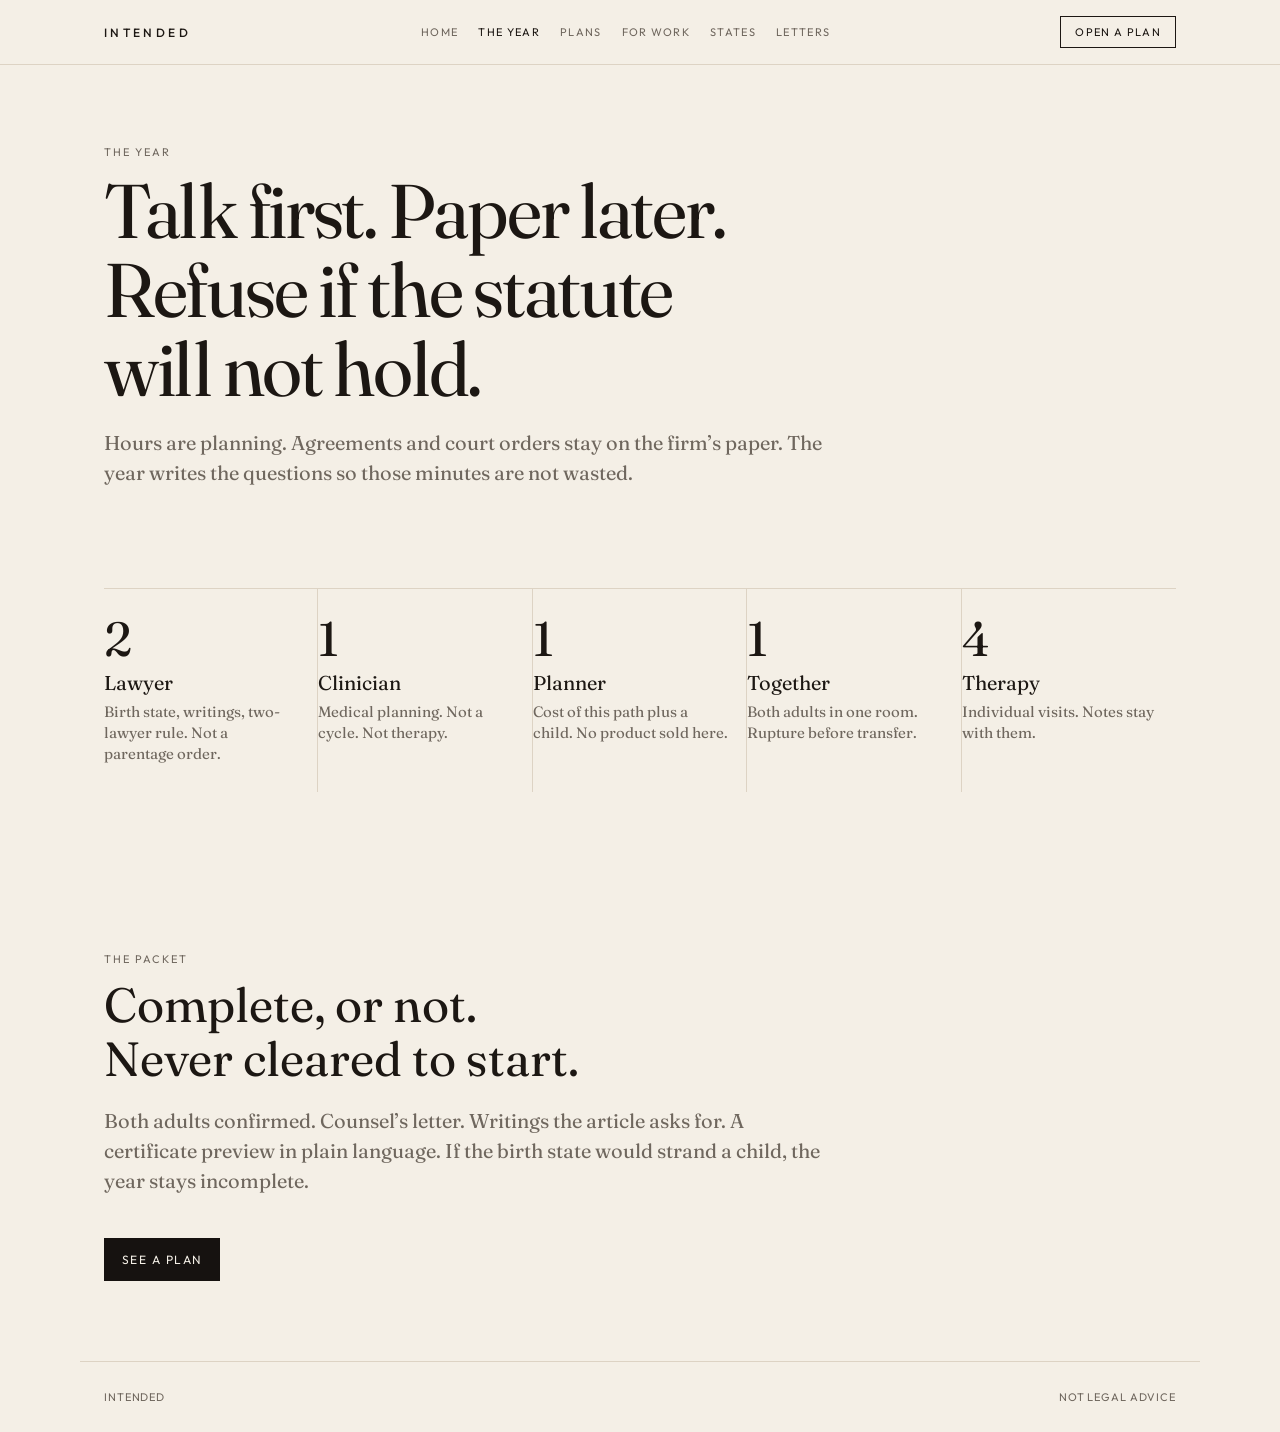
<file: year.html>
<!DOCTYPE html>
<html lang="en"><head>
<meta charset="utf-8"/><meta name="viewport" content="width=device-width, initial-scale=1"/>
<title>The year — Intended</title>
<link rel="preconnect" href="https://fonts.googleapis.com"/>
<link href="https://fonts.googleapis.com/css2?family=Fraunces:opsz,wght@9..144,400;9..144,500&family=Outfit:wght@400;500&display=swap" rel="stylesheet"/>
<link rel="stylesheet" href="styles.css"/>
</head><body>
<header class="bar"><div class="bar-in">
  <a class="brand" href="index.html">Intended</a>
  <nav class="links">
    <a href="index.html">Home</a>
    <a class="on" href="year.html">The year</a>
    <a href="plans.html">Plans</a>
    <a href="work.html">For work</a>
    <a href="states.html">States</a>
    <a href="letters.html">Letters</a>
  </nav>
  <a class="cta-mini" href="app.html">Open a plan</a>
</div></header>
<section class="wrap">
  <div class="label">The year</div>
  <h1>Talk first. Paper later. Refuse if the statute will not hold.</h1>
  <p class="lede">Hours are planning. Agreements and court orders stay on the firm’s paper. The year writes the questions so those minutes are not wasted.</p>
</section>
<section class="wrap" style="padding-top:0">
  <div class="hours">
    <div class="hour"><div class="n">2</div><h3>Lawyer</h3><p>Birth state, writings, two-lawyer rule. Not a parentage order.</p></div>
    <div class="hour"><div class="n">1</div><h3>Clinician</h3><p>Medical planning. Not a cycle. Not therapy.</p></div>
    <div class="hour"><div class="n">1</div><h3>Planner</h3><p>Cost of this path plus a child. No product sold here.</p></div>
    <div class="hour"><div class="n">1</div><h3>Together</h3><p>Both adults in one room. Rupture before transfer.</p></div>
    <div class="hour"><div class="n">4</div><h3>Therapy</h3><p>Individual visits. Notes stay with them.</p></div>
  </div>
</section>
<section class="wrap">
  <div class="label">The packet</div>
  <h2>Complete, or not. Never cleared to start.</h2>
  <p class="lede">Both adults confirmed. Counsel’s letter. Writings the article asks for. A certificate preview in plain language. If the birth state would strand a child, the year stays incomplete.</p>
  <a class="btn" href="app.html">See a plan</a>
</section>
<footer><span>Intended</span><span>Not legal advice</span></footer>
</body></html>
</file>
<file: styles.css>
:root{
  --paper:#F4EFE6;
  --card:#FBF7F0;
  --ink:#1C1713;
  --quiet:#6F675E;
  --line:#DDD3C4;
  --deep:#161210;
  --rust:#7A3A2A;
  --max:1120px;
  --serif:"Fraunces",Georgia,serif;
  --sans:"Outfit",system-ui,sans-serif;
}
*{box-sizing:border-box}
html,body{margin:0;background:var(--paper);color:var(--ink);font-family:var(--serif);font-optical-sizing:auto;-webkit-text-size-adjust:100%}
img{max-width:100%;display:block}
a{color:inherit;text-decoration:none}
.bar{position:sticky;top:0;z-index:40;background:rgba(244,239,230,.9);backdrop-filter:blur(18px);border-bottom:1px solid var(--line)}
.bar-in{max-width:var(--max);margin:0 auto;padding:16px 24px;display:flex;align-items:center;justify-content:space-between;gap:16px}
.brand{font-family:var(--sans);letter-spacing:.28em;text-transform:uppercase;font-size:12px;font-weight:500}
.links{display:flex;flex-wrap:wrap;gap:20px;font-family:var(--sans);font-size:11px;letter-spacing:.12em;text-transform:uppercase;color:var(--quiet)}
.links a.on,.links a:hover{color:var(--ink)}
.cta-mini{font-family:var(--sans);font-size:11px;letter-spacing:.12em;text-transform:uppercase;border:1px solid var(--ink);padding:8px 14px}
.hero{position:relative;min-height:88vh;display:flex;align-items:flex-end;color:#F6F1EA}
.hero img{position:absolute;inset:0;width:100%;height:100%;object-fit:cover}
.hero:after{content:"";position:absolute;inset:0;background:linear-gradient(180deg,rgba(22,18,16,.12),rgba(22,18,16,.62))}
.hero-copy{position:relative;z-index:1;max-width:var(--max);margin:0 auto;padding:0 24px 72px}
.kicker{font-family:var(--sans);font-size:11px;letter-spacing:.22em;text-transform:uppercase;opacity:.88}
h1,.hero h1{font-weight:400;font-size:clamp(38px,6vw,76px);line-height:1.04;letter-spacing:-.03em;margin:12px 0 16px;max-width:14ch}
.hero p{font-size:clamp(18px,2.2vw,24px);max-width:28em;line-height:1.4;opacity:.94}
.wrap{max-width:var(--max);margin:0 auto;padding:80px 24px}
.label{font-family:var(--sans);font-size:11px;letter-spacing:.18em;text-transform:uppercase;color:var(--quiet);margin:0 0 12px}
h2{font-weight:400;font-size:clamp(30px,4.2vw,48px);line-height:1.12;margin:0 0 16px;max-width:16ch}
.lede{font-size:20px;line-height:1.5;color:var(--quiet);max-width:36em}
.split{display:grid;grid-template-columns:1.05fr .95fr;gap:56px;align-items:center}
.split img{width:100%;height:520px;object-fit:cover}
.cells{display:grid;grid-template-columns:repeat(2,1fr);gap:0}
.cell{padding:28px 28px 28px 0;border-top:1px solid var(--line)}
.cell h3{font-weight:400;font-size:26px;margin:0 0 8px}
.cell p{margin:0;color:var(--quiet);font-size:17px;line-height:1.45}
.hours{display:grid;grid-template-columns:repeat(5,1fr);border-top:1px solid var(--line)}
.hour{padding:28px 18px 28px 0;border-right:1px solid var(--line)}
.hour:last-child{border-right:0}
.hour .n{font-size:48px;line-height:.9}
.hour h3{font-weight:400;margin:10px 0 6px;font-size:20px}
.hour p{margin:0;color:var(--quiet);font-size:15px;line-height:1.4}
.band{min-height:46vh;background-size:cover;background-position:center;display:flex;align-items:flex-end}
.band .wrap{color:#F6F1EA;padding-bottom:48px}
.btn{display:inline-block;font-family:var(--sans);font-size:12px;letter-spacing:.12em;text-transform:uppercase;background:var(--deep);color:var(--paper);padding:14px 18px;margin-top:22px;border:0}
.btn.ghost{background:transparent;color:var(--ink);border:1px solid var(--ink)}
.hero .btn{background:#F6F1EA;color:var(--deep)}
.price{display:grid;grid-template-columns:repeat(3,1fr);gap:24px}
.card{background:var(--card);padding:28px;border:1px solid var(--line)}
.card h3{font-weight:400;font-size:28px;margin:0 0 8px}
.card .amt{font-size:34px;margin:8px 0}
.card p{color:var(--quiet);line-height:1.45}
footer{border-top:1px solid var(--line);padding:28px 24px;max-width:var(--max);margin:0 auto;display:flex;justify-content:space-between;gap:12px;flex-wrap:wrap;font-family:var(--sans);font-size:11px;color:var(--quiet);letter-spacing:.08em;text-transform:uppercase}
@media(max-width:860px){
  .links{display:none}
  .split,.hours,.cells,.price{grid-template-columns:1fr}
  .hour{border-right:0;border-bottom:1px solid var(--line)}
  .split img{height:280px}
  .hero{min-height:78vh}
}
</file>
